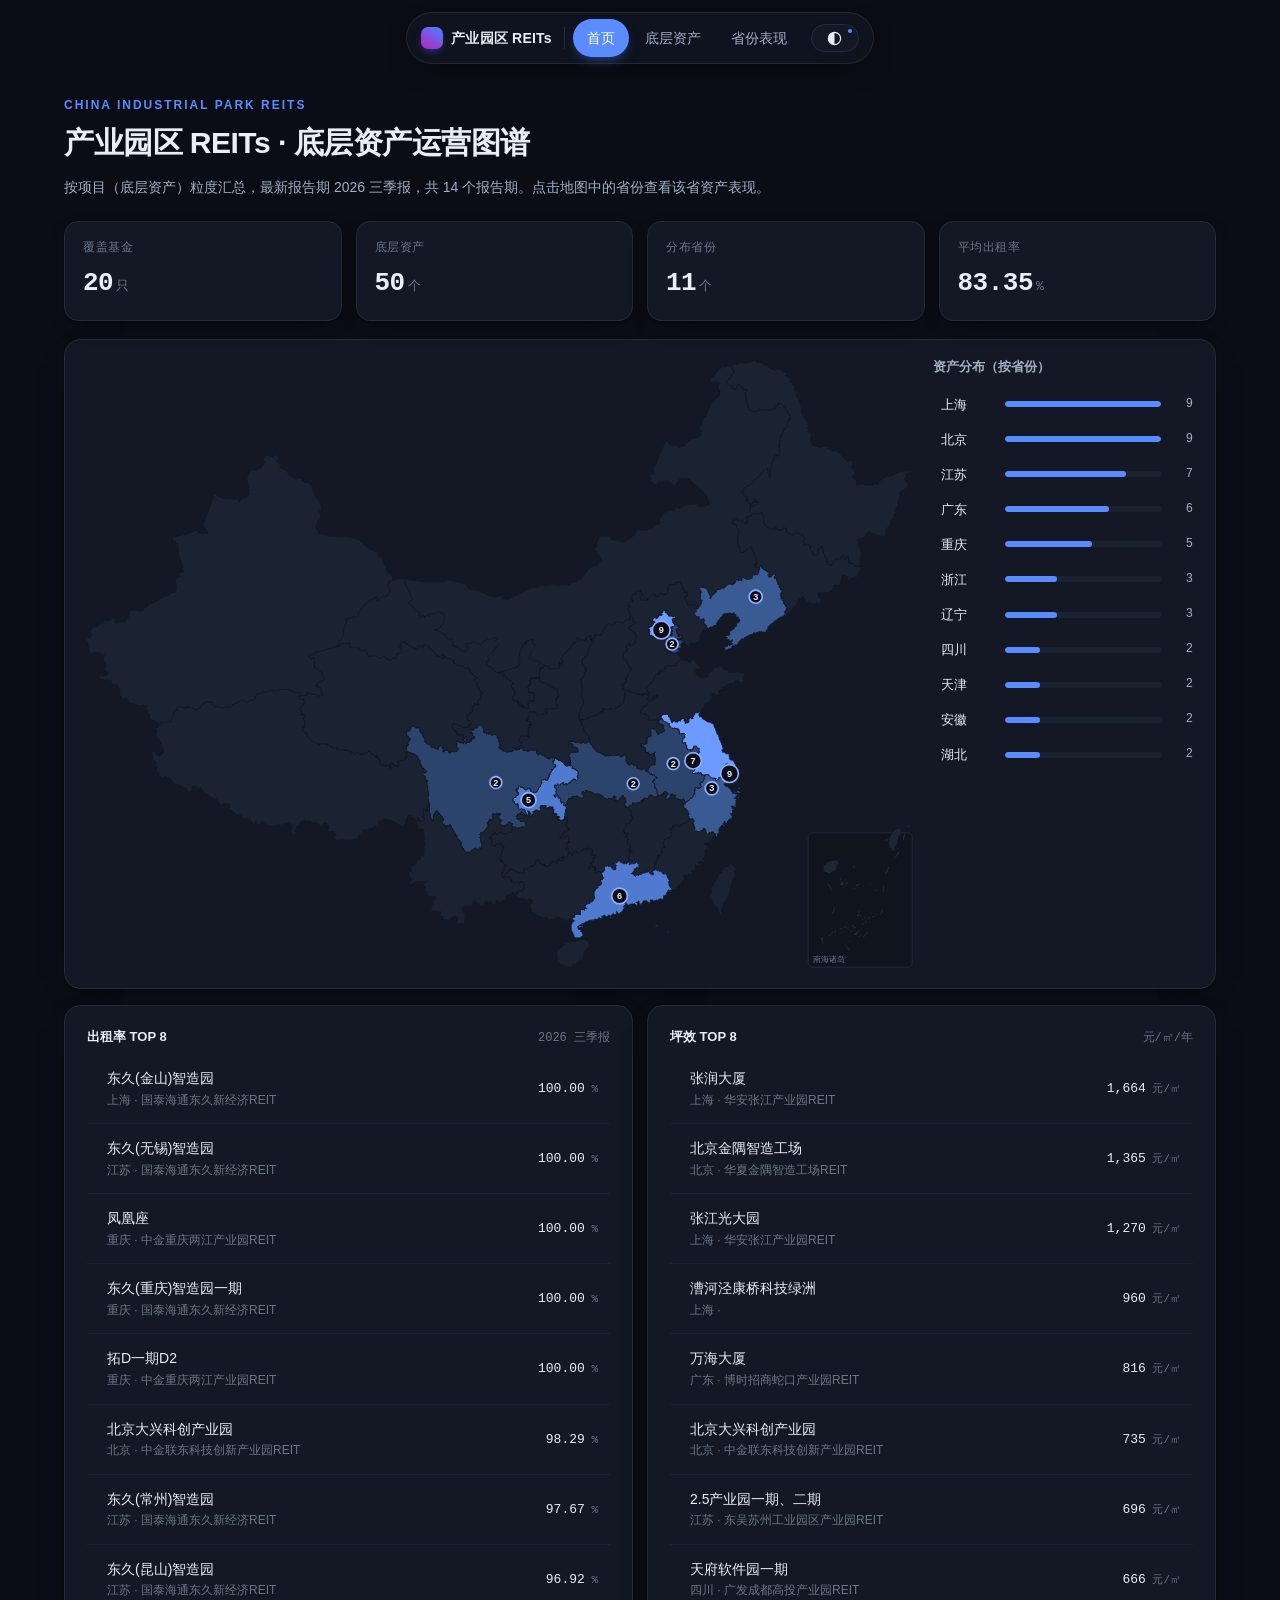
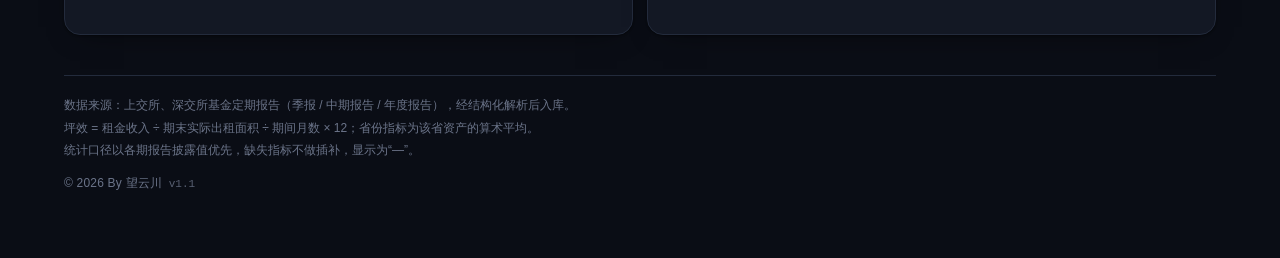
<file: index.html>
<!DOCTYPE html>
<html lang="zh-CN">
<head>
<meta charset="UTF-8">
<meta name="viewport" content="width=device-width, initial-scale=1.0">
<title>产业园区 REITs · 底层资产运营图谱</title>
<meta name="description" content="产业园区基础设施 REITs 底层资产运营数据：出租率、租金、坪效、NOI 的省份分布与季度趋势。">
<meta name="theme-color" content="#4375ff">
<script>
/* 首屏前应用主题，避免明暗闪烁（19:00–07:00 自动深夜模式） */
(function () {
  try {
    var m = sessionStorage.getItem("reits-theme-mode");
    var h = new Date().getHours();
    var t = (m === "light" || m === "dark") ? m : ((h >= 19 || h < 7) ? "dark" : "light");
    document.documentElement.setAttribute("data-theme", t);
  } catch (e) {}
})();
</script>
<link rel="icon" href="favicon.svg" type="image/svg+xml">
<link rel="stylesheet" href="assets/style.css">
<script defer src="https://log.667667.xyz/script.js" data-website-id="e53335ba-a5c6-449e-9ad8-1050b20810d2"></script>
</head>
<body>

<div class="wrap">
  <div class="page-head">
    <div class="eyebrow">China Industrial Park REITs</div>
    <h1>产业园区 REITs · 底层资产运营图谱</h1>
    <p class="sub" id="sub">按项目（底层资产）粒度汇总的运营与财务数据，覆盖出租率、租金水平、坪效与运营净收益率。点击地图中的省份查看该省资产表现。</p>
  </div>

  <div class="stats" id="stats"></div>

  <div class="card map-card">
    <div class="map-grid">
      <div>
        <svg id="map" xmlns="http://www.w3.org/2000/svg"></svg>
      </div>
      <div class="map-side">
        <h3>资产分布（按省份）</h3>
        <div class="prov-list"></div>
      </div>
    </div>
  </div>

  <div class="chart-grid" style="margin-top:16px">
    <div class="card card-pad">
      <div class="chart-title"><b>出租率 TOP 8</b><span id="rq"></span></div>
      <table class="tbl" id="rankOcc"></table>
    </div>
    <div class="card card-pad">
      <div class="chart-title"><b>坪效 TOP 8</b><span>元/㎡/年</span></div>
      <table class="tbl" id="rankPsm"></table>
    </div>
  </div>

  <div class="foot">
    数据来源：上交所、深交所基金定期报告（季报 / 中期报告 / 年度报告），经结构化解析后入库。<br>
    坪效 = 租金收入 ÷ 期末实际出租面积 ÷ 期间月数 × 12；省份指标为该省资产的算术平均。<br>
    统计口径以各期报告披露值优先，缺失指标不做插补，显示为“—”。
    <div class="copy">© <span class="copy-yr">2026</span> By 望云川 <span class="copy-ver">v1.1</span></div>
  </div>
</div>

<script src="data/db.js"></script>
<script src="data/geo.js"></script>
<script src="assets/app.js"></script>
<script>
(function () {
  const { mountNav, mountMap, fmt, DB, $ } = APP;
  mountNav("home");

  const m = DB.meta;
  const stat = [
    ["覆盖基金", m.nFund, "只"],
    ["底层资产", m.nAsset, "个"],
    ["分布省份", m.nProv, "个"],
    ["平均出租率", m.avgOcc, "%"],
  ];
  $("#stats").innerHTML = stat.map(([k, v, u]) =>
    `<div class="stat"><div class="k">${k}</div><div class="v">${v === null ? "—" : v}<small>${u}</small></div></div>`
  ).join("");

  $("#sub").textContent =
    `按项目（底层资产）粒度汇总，最新报告期 ${fmt.q(m.latest)}，共 ${m.nQuarter} 个报告期。` +
    `点击地图中的省份查看该省资产表现。`;

  mountMap($("#map"), $(".map-side"));

  const rank = (key, host, unit, digits) => {
    const rows = DB.assets.filter((a) => a[key] !== null).sort((a, b) => b[key] - a[key]).slice(0, 8);
    $(host).innerHTML = rows.map((a) => `<tr onclick="location.href='asset.html?id=${encodeURIComponent(a.id)}'">
      <td class="l"><div class="asset-name">${a.name}</div>
      <div class="asset-sub">${a.prov} · ${a.fund.replace("封闭式基础设施证券投资基金", "REIT")}</div></td>
      <td>${fmt.n(a[key], digits)}<span class="muted" style="font-size:11px"> ${unit}</span></td></tr>`).join("");
  };
  rank("occ", "#rankOcc", "%", 2);
  rank("psm", "#rankPsm", "元/㎡", 0);
  $("#rq").textContent = fmt.q(m.latest);
})();
</script>
</body>
</html>
</file>
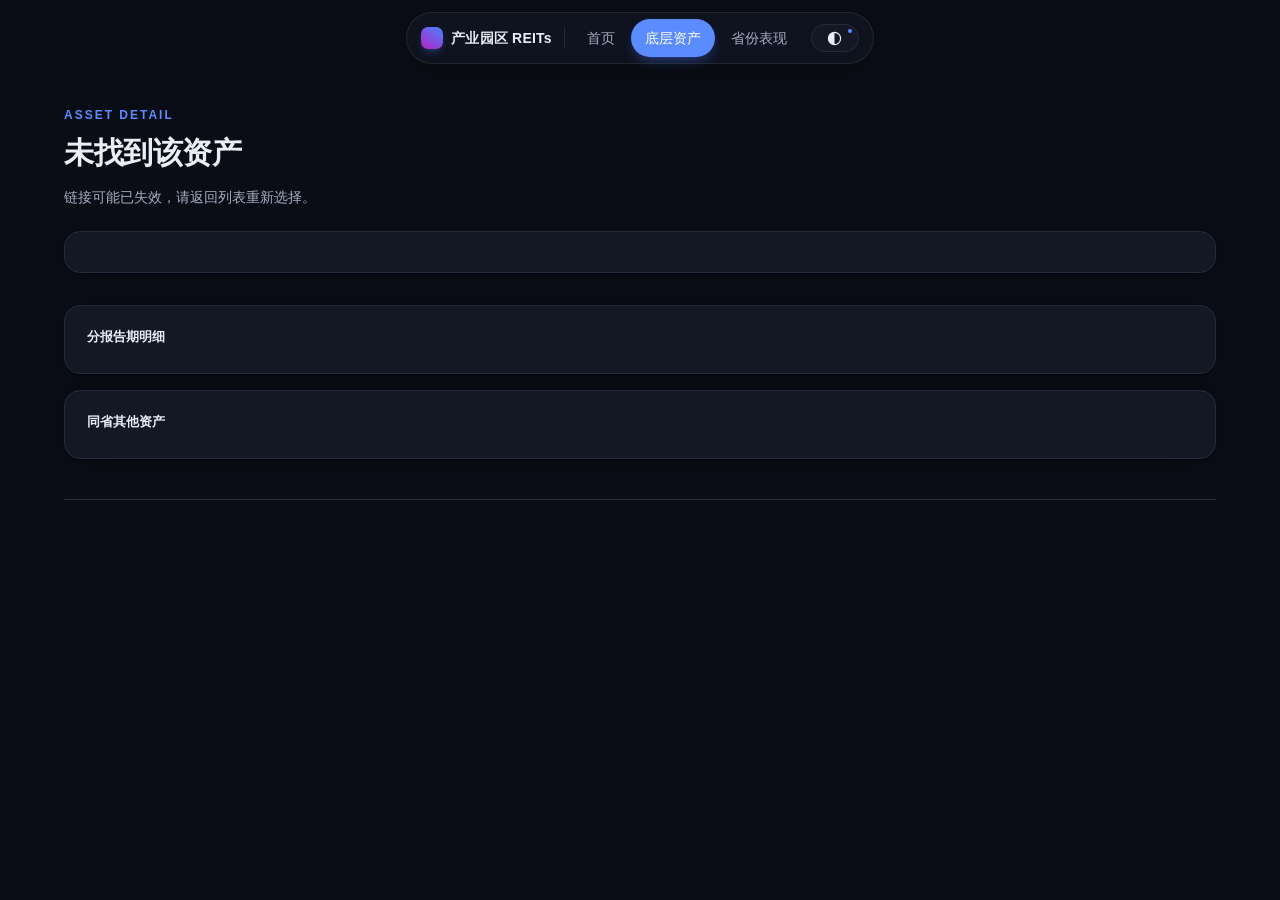
<file: asset.html>
<!DOCTYPE html>
<html lang="zh-CN">
<head>
<meta charset="UTF-8">
<meta name="viewport" content="width=device-width, initial-scale=1.0">
<title>资产详情 · 产业园区 REITs</title>
<meta name="theme-color" content="#4375ff">
<script>
/* 首屏前应用主题，避免明暗闪烁（19:00–07:00 自动深夜模式） */
(function () {
  try {
    var m = sessionStorage.getItem("reits-theme-mode");
    var h = new Date().getHours();
    var t = (m === "light" || m === "dark") ? m : ((h >= 19 || h < 7) ? "dark" : "light");
    document.documentElement.setAttribute("data-theme", t);
  } catch (e) {}
})();
</script>
<link rel="icon" href="favicon.svg" type="image/svg+xml">
<link rel="stylesheet" href="assets/style.css">
<script defer src="https://log.667667.xyz/script.js" data-website-id="e53335ba-a5c6-449e-9ad8-1050b20810d2"></script>
</head>
<body>

<div class="wrap" id="app">
  <div class="page-head">
    <div class="crumb" id="crumb"></div>
    <div class="eyebrow">Asset Detail</div>
    <h1 id="name">—</h1>
    <p class="sub" id="meta"></p>
  </div>

  <div class="card card-pad" style="margin-bottom:16px">
    <div class="kv" id="kv"></div>
  </div>

  <div class="chart-grid" id="charts"></div>

  <div class="card card-pad" style="margin-top:16px">
    <div class="chart-title"><b>分报告期明细</b><span id="tblQ"></span></div>
    <div style="overflow:auto">
      <table class="tbl" id="detail"></table>
    </div>
  </div>

  <div class="card card-pad" style="margin-top:16px" id="peersBox">
    <div class="chart-title"><b>同省其他资产</b><span id="peersProv"></span></div>
    <table class="tbl" id="peers"></table>
  </div>

  <div class="foot" id="foot"></div>
</div>

<script src="data/db.js"></script>
<script src="assets/app.js"></script>
<script>
(function () {
  const { mountNav, drawChart, fmt, DB, $ } = APP;
  mountNav("assets");

  const id = new URLSearchParams(location.search).get("id");
  const a = DB.assets.find((x) => x.id === id);
  if (!a) {
    $("#name").textContent = "未找到该资产";
    $("#meta").textContent = "链接可能已失效，请返回列表重新选择。";
    $("#kv").innerHTML = "";
    return;
  }
  document.title = a.name + " · 产业园区 REITs";

  $("#crumb").innerHTML = `<a href="index.html">首页</a> / <a href="assets.html">底层资产</a> / ${a.name}`;
  $("#name").textContent = a.name;
  $("#meta").innerHTML =
    `${a.fund}（${a.fundCode}）　·　<span class="pill">${a.prov}</span>${a.city !== a.prov ? " " + a.city : ""}` +
    `　·　${a.type || "产权类"}　·　最新报告期 <b>${fmt.q(a.quarter)}</b>` +
    `　·　共 ${a.n} 个报告期`;

  const items = [
    ["出租率", fmt.pct(a.occ), "occ", "%"],
    ["租金单价", fmt.n(a.price, 2), "price", "元/㎡/天"],
    ["坪效（年化）", fmt.n(a.psm, 0), "psm", "元/㎡/年"],
    ["运营净收益率", fmt.pct(a.noi), "noi", "%"],
  ];
  $("#kv").innerHTML = items.map(([k, v, key, unit]) => {
    const d = APP.deltaPctPoint(a.series, key);
    const sign = d === null ? "" : `${d > 0 ? "+" : ""}${d.toFixed(2)} pct`;
    const cls = d === null ? "muted" : d > 0 ? "up" : "down";
    return `<div class="item"><div class="k">${k}</div>
      <div class="v">${v}<small> ${unit}</small></div>
      <div class="${cls}" style="font-size:11px">${d === null ? "较上期 —" : "较上期 " + sign}</div></div>`;
  }).join("");

  const charts = [
    ["occ", "出租率", "%", "#4375ff", (v) => v.toFixed(0) + "%"],
    ["price", "租金单价（含税）", "元/㎡/天", "#12a594", (v) => v.toFixed(2)],
    ["psm", "坪效（年化）", "元/㎡/年", "#7a5af8", (v) => Math.round(v)],
    ["noi", "运营净收益率", "%", "#f0a020", (v) => v.toFixed(0) + "%"],
  ];
  $("#charts").innerHTML = charts.map(([k, t, u, c]) =>
    `<div class="card chart-box">
       <div class="chart-title"><b>${t}</b><span>${u}</span></div>
       <div class="chart" id="c_${k}"></div>
     </div>`).join("");

  charts.forEach(([k, t, u, c, yf], i) => {
    drawChart($("#c_" + k), {
      id: "a" + i,
      points: a.series.map((r) => ({ q: r.q, v: r[k] })),
      color: c, yfmt: yf,
    });
  });

  // 明细
  const th = ["报告期", "出租率", "租金单价", "租金收缴率", "剩余租期(天)", "租金收入", "坪效(年化)", "NOI率"];
  $("#detail").innerHTML =
    `<thead><tr>${th.map((t, i) => `<th class="${i === 0 ? "l" : ""}">${t}</th>`).join("")}</tr></thead>` +
    `<tbody>${a.series.slice().reverse().map((r) => `<tr style="cursor:default">
      <td class="l">${fmt.q(r.q)}</td>
      <td>${fmt.pct(r.occ)}</td>
      <td>${fmt.n(r.price, 2)}</td>
      <td>${fmt.pct(r.collect)}</td>
      <td>${fmt.n(r.wale, 0)}</td>
      <td>${fmt.money(r.rent)}</td>
      <td>${fmt.n(r.psm, 0)}</td>
      <td>${fmt.pct(r.noi)}</td>
    </tr>`).join("")}</tbody>`;

  // 同省
  const peers = DB.assets.filter((x) => x.prov === a.prov && x.id !== a.id);
  $("#peersProv").textContent = a.prov + " 共 " + (peers.length + 1) + " 个资产";
  $("#peers").innerHTML =
    `<thead><tr><th class="l">资产</th><th>报告期</th><th>出租率</th><th>坪效</th><th>NOI 率</th></tr></thead>
     <tbody>${peers.map((p) => `<tr onclick="location.href='asset.html?id=${encodeURIComponent(p.id)}'">
       <td class="l"><div class="asset-name">${p.name}</div>
         <div class="asset-sub">${p.fund.replace("封闭式基础设施证券投资基金", "REIT")}</div></td>
       <td class="muted" style="font-size:12px">${fmt.qs(p.quarter)}</td>
       <td>${fmt.pct(p.occ)}</td><td>${fmt.n(p.psm, 0)}</td><td>${fmt.pct(p.noi)}</td></tr>`).join("")
       || `<tr><td colspan="5" class="empty">该省暂无其他资产</td></tr>`}</tbody>`;

  $("#foot").innerHTML =
    `数据来源：${a.fund} 定期报告（上交所 / 深交所披露）。` +
    (a.src ? ` <a href="${a.src}" target="_blank" rel="noopener" style="color:var(--theme)">查看最新一期报告 ↗</a>` : "") +
    `<br>坪效 = 租金收入 ÷ 期末实际出租面积 ÷ 期间月数 × 12；NOI 率 =（营业收入 − 营业成本/费用 + 财务费用）÷ 营业收入。` +
    `<br>指标以报告披露值优先，缺失不做插补。` +
    `<div class="copy">© <span class="copy-yr">2026</span> By 望云川 <span class="copy-ver">v1.1</span></div>`;
})();
</script>
</body>
</html>
</file>
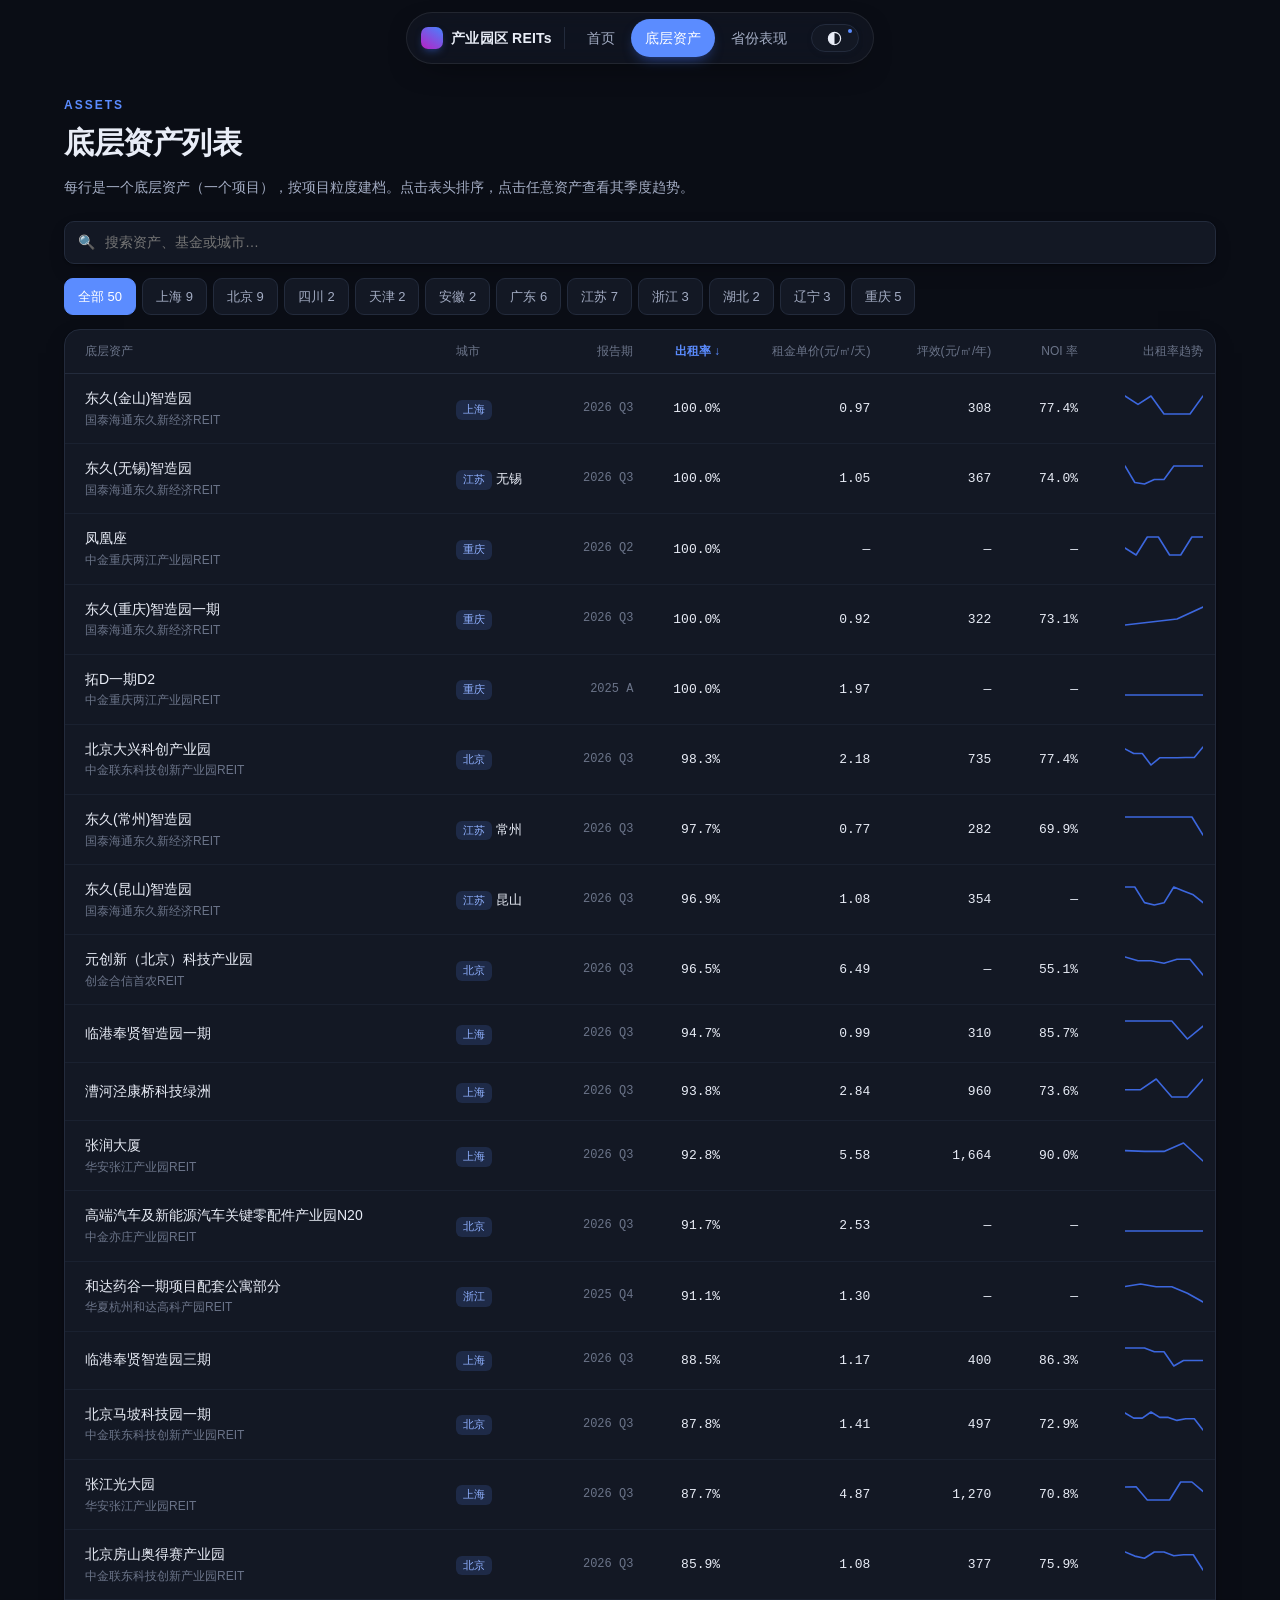
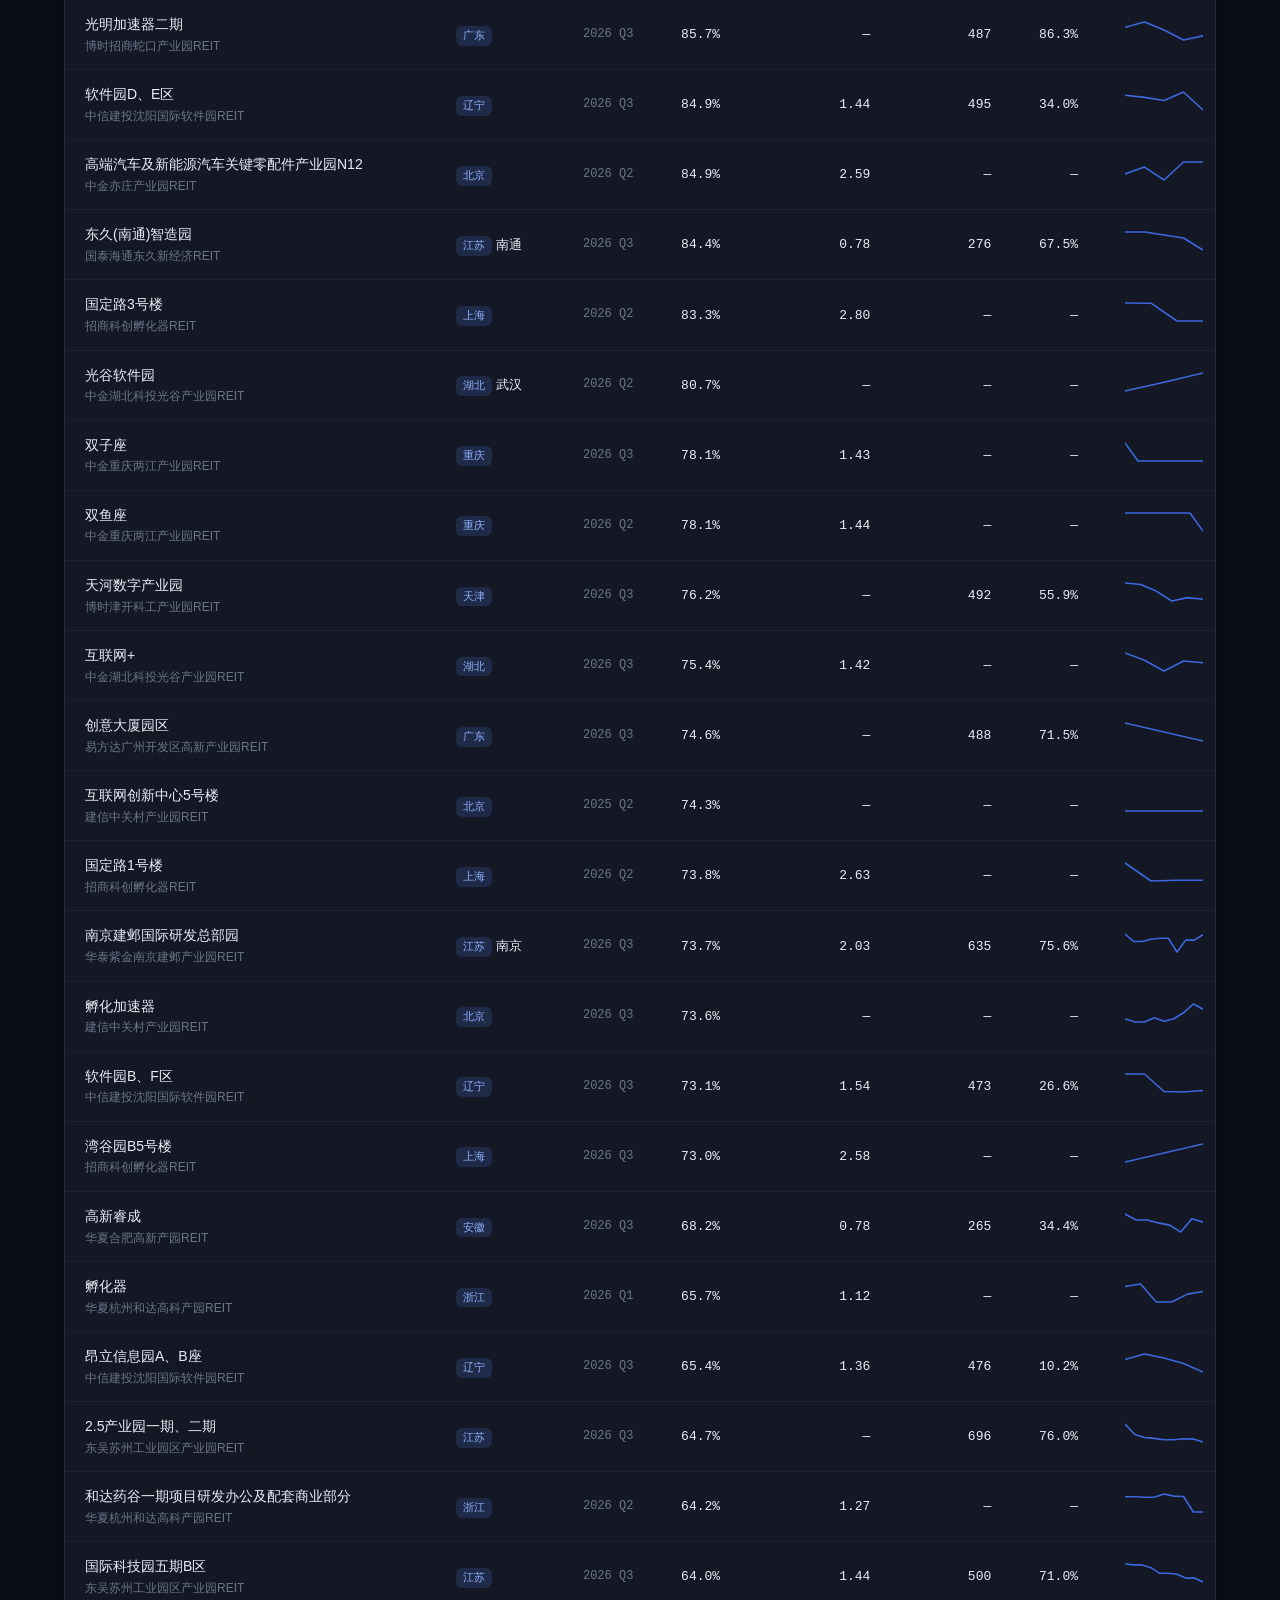
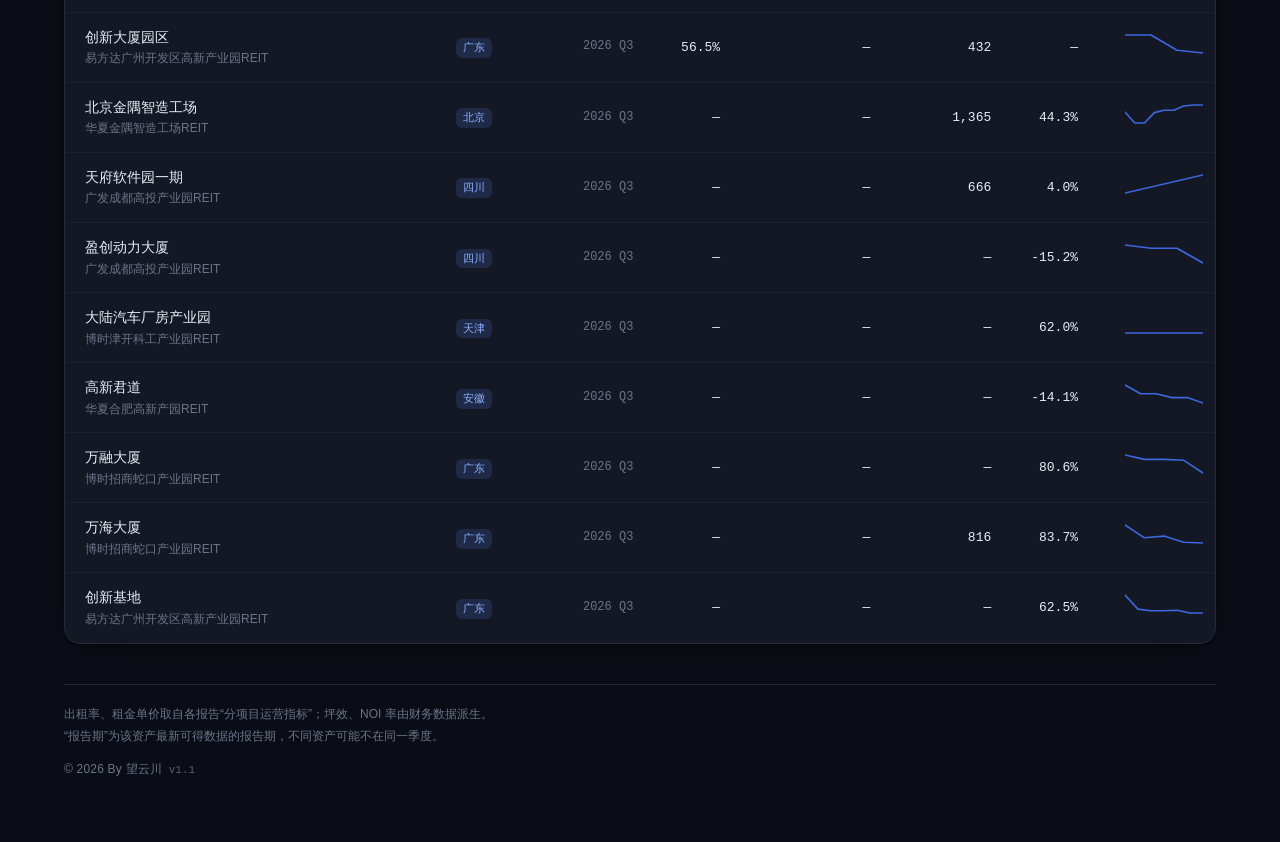
<file: assets.html>
<!DOCTYPE html>
<html lang="zh-CN">
<head>
<meta charset="UTF-8">
<meta name="viewport" content="width=device-width, initial-scale=1.0">
<title>底层资产列表 · 产业园区 REITs</title>
<meta name="theme-color" content="#4375ff">
<script>
/* 首屏前应用主题，避免明暗闪烁（19:00–07:00 自动深夜模式） */
(function () {
  try {
    var m = sessionStorage.getItem("reits-theme-mode");
    var h = new Date().getHours();
    var t = (m === "light" || m === "dark") ? m : ((h >= 19 || h < 7) ? "dark" : "light");
    document.documentElement.setAttribute("data-theme", t);
  } catch (e) {}
})();
</script>
<link rel="icon" href="favicon.svg" type="image/svg+xml">
<link rel="stylesheet" href="assets/style.css">
<script defer src="https://log.667667.xyz/script.js" data-website-id="e53335ba-a5c6-449e-9ad8-1050b20810d2"></script>
</head>
<body>

<div class="wrap">
  <div class="page-head">
    <div class="eyebrow">Assets</div>
    <h1>底层资产列表</h1>
    <p class="sub">每行是一个底层资产（一个项目），按项目粒度建档。点击表头排序，点击任意资产查看其季度趋势。</p>
  </div>

  <div class="toolbar">
    <div class="search">
      <span class="muted">🔍</span>
      <input id="q" type="search" placeholder="搜索资产、基金或城市…" autocomplete="off">
    </div>
  </div>
  <div class="chips" id="chips" style="margin-bottom:14px"></div>

  <div class="card" style="overflow-x:auto">
    <table class="tbl" id="tbl">
      <thead></thead>
      <tbody></tbody>
    </table>
  </div>

  <div class="foot">
    出租率、租金单价取自各报告“分项目运营指标”；坪效、NOI 率由财务数据派生。<br>
    “报告期”为该资产最新可得数据的报告期，不同资产可能不在同一季度。
    <div class="copy">© <span class="copy-yr">2026</span> By 望云川 <span class="copy-ver">v1.1</span></div>
  </div>
</div>

<script src="data/db.js"></script>
<script src="assets/app.js"></script>
<script>
(function () {
  const { mountNav, fmt, DB, $, $$ } = APP;
  mountNav("assets");

  const COLS = [
    { k: "name",   t: "底层资产",  l: true },
    { k: "city",   t: "城市",     l: true },
    { k: "quarter",t: "报告期" },
    { k: "occ",    t: "出租率" },
    { k: "price",  t: "租金单价(元/㎡/天)" },
    { k: "psm",    t: "坪效(元/㎡/年)" },
    { k: "noi",    t: "NOI 率" },
    { k: "_spark", t: "出租率趋势", nosort: true },
  ];
  let sortKey = "occ", sortDir = -1, provFilter = "", kw = "";

  const provs = [...new Set(DB.assets.map((a) => a.prov))].sort();
  $("#chips").innerHTML =
    `<div class="chip on" data-p="">全部 ${DB.assets.length}</div>` +
    provs.map((p) => {
      const n = DB.assets.filter((a) => a.prov === p).length;
      return `<div class="chip" data-p="${p}">${p} ${n}</div>`;
    }).join("");

  function head() {
    $("thead", $("#tbl")).innerHTML = `<tr>${COLS.map((c) =>
      `<th class="${c.l ? "l" : ""} ${sortKey === c.k ? "on" : ""}" data-k="${c.k}" ${c.nosort ? 'style="cursor:default"' : ""}>${c.t}${
        sortKey === c.k ? (sortDir < 0 ? " ↓" : " ↑") : ""
      }</th>`).join("")}</tr>`;
    $$("th", $("#tbl")).forEach((th) => {
      if (th.dataset.k === "_spark") return;
      th.onclick = () => {
        const k = th.dataset.k;
        if (sortKey === k) sortDir *= -1;
        else { sortKey = k; sortDir = k === "name" || k === "city" ? 1 : -1; }
        head(); body();
      };
    });
  }

  function rows() {
    let r = DB.assets.slice();
    if (provFilter) r = r.filter((a) => a.prov === provFilter);
    if (kw) {
      const k = kw.toLowerCase();
      r = r.filter((a) =>
        (a.name + a.fund + a.city + a.prov).toLowerCase().includes(k));
    }
    r.sort((a, b) => {
      const x = a[sortKey], y = b[sortKey];
      if (x === null || x === undefined) return 1;
      if (y === null || y === undefined) return -1;
      if (typeof x === "string") return x.localeCompare(y, "zh") * sortDir;
      return (x - y) * sortDir;
    });
    return r;
  }

  function body() {
    const list = rows();
    if (!list.length) {
      $("tbody", $("#tbl")).innerHTML = `<tr><td colspan="8" class="empty">没有匹配的资产</td></tr>`;
      return;
    }
    $("tbody", $("#tbl")).innerHTML = list.map((a) => `
      <tr onclick="location.href='asset.html?id=${encodeURIComponent(a.id)}'">
        <td class="l">
          <div class="asset-name">${a.name}</div>
          <div class="asset-sub">${a.fund.replace("封闭式基础设施证券投资基金", "REIT")}</div>
        </td>
        <td class="l"><span class="pill">${a.prov}</span> ${a.city !== a.prov ? a.city : ""}</td>
        <td class="muted" style="font-size:12px">${fmt.qs(a.quarter)}</td>
        <td>${fmt.pct(a.occ)}</td>
        <td>${fmt.n(a.price, 2)}</td>
        <td>${fmt.n(a.psm, 0)}</td>
        <td>${fmt.pct(a.noi)}</td>
        <td>${APP.sparkline(a.series, "occ")}</td>
      </tr>`).join("");
  }

  $$(".chip").forEach((c) => {
    c.onclick = () => {
      $$(".chip").forEach((x) => x.classList.remove("on"));
      c.classList.add("on");
      provFilter = c.dataset.p;
      body();
    };
  });
  $("#q").oninput = (e) => { kw = e.target.value.trim(); body(); };

  head(); body();
})();
</script>
</body>
</html>
</file>
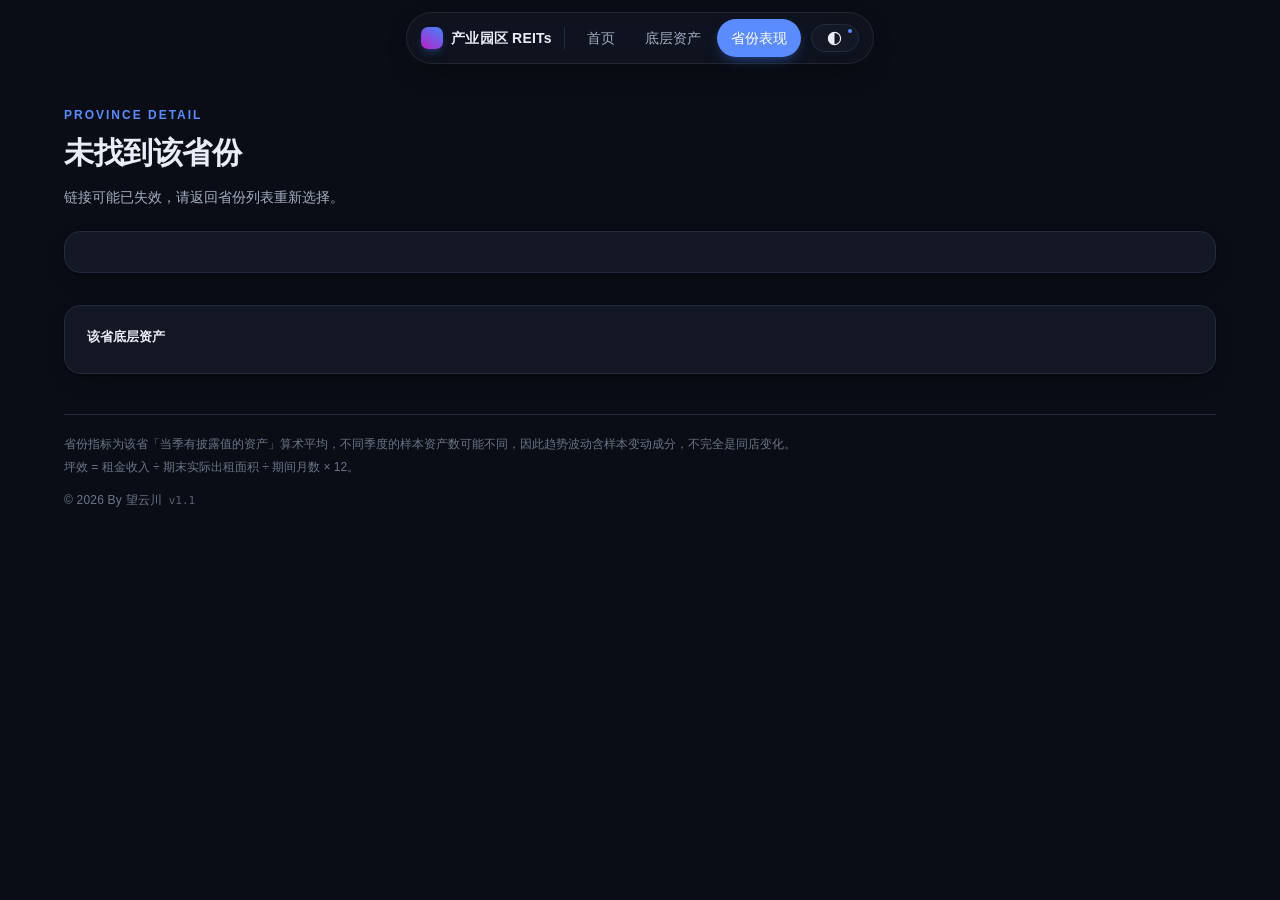
<file: province.html>
<!DOCTYPE html>
<html lang="zh-CN">
<head>
<meta charset="UTF-8">
<meta name="viewport" content="width=device-width, initial-scale=1.0">
<title>省份趋势 · 产业园区 REITs</title>
<meta name="theme-color" content="#4375ff">
<script>
/* 首屏前应用主题，避免明暗闪烁（19:00–07:00 自动深夜模式） */
(function () {
  try {
    var m = sessionStorage.getItem("reits-theme-mode");
    var h = new Date().getHours();
    var t = (m === "light" || m === "dark") ? m : ((h >= 19 || h < 7) ? "dark" : "light");
    document.documentElement.setAttribute("data-theme", t);
  } catch (e) {}
})();
</script>
<link rel="icon" href="favicon.svg" type="image/svg+xml">
<link rel="stylesheet" href="assets/style.css">
<script defer src="https://log.667667.xyz/script.js" data-website-id="e53335ba-a5c6-449e-9ad8-1050b20810d2"></script>
</head>
<body>

<div class="wrap">
  <div class="page-head">
    <div class="crumb" id="crumb"></div>
    <div class="eyebrow">Province Detail</div>
    <h1 id="name">—</h1>
    <p class="sub" id="meta"></p>
  </div>

  <div class="card card-pad" style="margin-bottom:16px">
    <div class="kv" id="kv"></div>
  </div>

  <div class="chart-grid" id="charts"></div>

  <div class="card card-pad" style="margin-top:16px">
    <div class="chart-title"><b>该省底层资产</b><span id="cnt"></span></div>
    <div style="overflow:auto">
      <table class="tbl" id="tbl"></table>
    </div>
  </div>

  <div class="foot">
    省份指标为该省「当季有披露值的资产」算术平均，不同季度的样本资产数可能不同，因此趋势波动含样本变动成分，不完全是同店变化。<br>
    坪效 = 租金收入 ÷ 期末实际出租面积 ÷ 期间月数 × 12。
    <div class="copy">© <span class="copy-yr">2026</span> By 望云川 <span class="copy-ver">v1.1</span></div>
  </div>
</div>

<script src="data/db.js"></script>
<script src="assets/app.js"></script>
<script>
(function () {
  const { mountNav, drawChart, fmt, DB, $ } = APP;
  mountNav("prov");

  const p = new URLSearchParams(location.search).get("p");
  const prov = DB.provinces.find((x) => x.name === p);
  if (!prov) {
    $("#name").textContent = "未找到该省份";
    $("#meta").textContent = "链接可能已失效，请返回省份列表重新选择。";
    $("#kv").innerHTML = "";
    return;
  }
  document.title = prov.name + " · 省份表现";

  const assets = DB.assets.filter((a) => a.prov === prov.name);

  $("#crumb").innerHTML = `<a href="index.html">首页</a> / <a href="provinces.html">省份表现</a> / ${prov.name}`;
  $("#name").textContent = prov.name;
  $("#meta").innerHTML =
    `共 ${prov.n} 个底层资产　·　合计可供出租面积 ${fmt.area(prov.area)}` +
    `　·　覆盖 ${new Set(assets.map((a) => a.fundCode)).size} 只 REITs`;

  $("#kv").innerHTML = [
    ["平均出租率", fmt.pct(prov.occ), "%"],
    ["平均租金单价", fmt.n(assets.map(a => a.price).filter(Boolean).reduce((s, x, _, arr) => s + x / arr.length, 0), 2), "元/㎡/天"],
    ["平均坪效", fmt.n(prov.psm, 0), "元/㎡/年"],
    ["平均 NOI 率", fmt.pct(prov.noi), "%"],
  ].map(([k, v, u]) =>
    `<div class="item"><div class="k">${k}</div><div class="v">${v}<small> ${u}</small></div></div>`).join("");

  const charts = [
    ["occ", "出租率趋势", "%", "#4375ff", (v) => v.toFixed(0) + "%"],
    ["psm", "坪效趋势（年化）", "元/㎡/年", "#7a5af8", (v) => Math.round(v)],
  ];
  document.getElementById("charts").className = "chart-grid";
  $("#charts").innerHTML = charts.map(([k, t, u]) =>
    `<div class="card chart-box">
       <div class="chart-title"><b>${t}</b><span>${u}</span></div>
       <div class="chart" id="c_${k}"></div>
     </div>`).join("");

  charts.forEach(([k, , , c, yf], i) => {
    drawChart($("#c_" + k), {
      id: "p" + i,
      points: prov.series.map((r) => ({ q: r.q, v: r[k] })),
      color: c, yfmt: yf,
    });
  });

  $("#cnt").textContent = prov.n + " 个";
  $("#tbl").innerHTML =
    `<thead><tr><th class="l">资产</th><th>报告期</th><th>出租率</th><th>租金单价</th>
      <th>坪效</th><th>NOI 率</th><th>趋势</th></tr></thead>
     <tbody>${assets.map((a) => `<tr onclick="location.href='asset.html?id=${encodeURIComponent(a.id)}'">
       <td class="l"><div class="asset-name">${a.name}</div>
         <div class="asset-sub">${a.fund.replace("封闭式基础设施证券投资基金", "REIT")}</div></td>
       <td class="muted" style="font-size:12px">${fmt.qs(a.quarter)}</td>
       <td>${fmt.pct(a.occ)}</td><td>${fmt.n(a.price, 2)}</td>
       <td>${fmt.n(a.psm, 0)}</td><td>${fmt.pct(a.noi)}</td>
       <td>${APP.sparkline(a.series, "occ")}</td></tr>`).join("")}</tbody>`;
})();
</script>
</body>
</html>
</file>
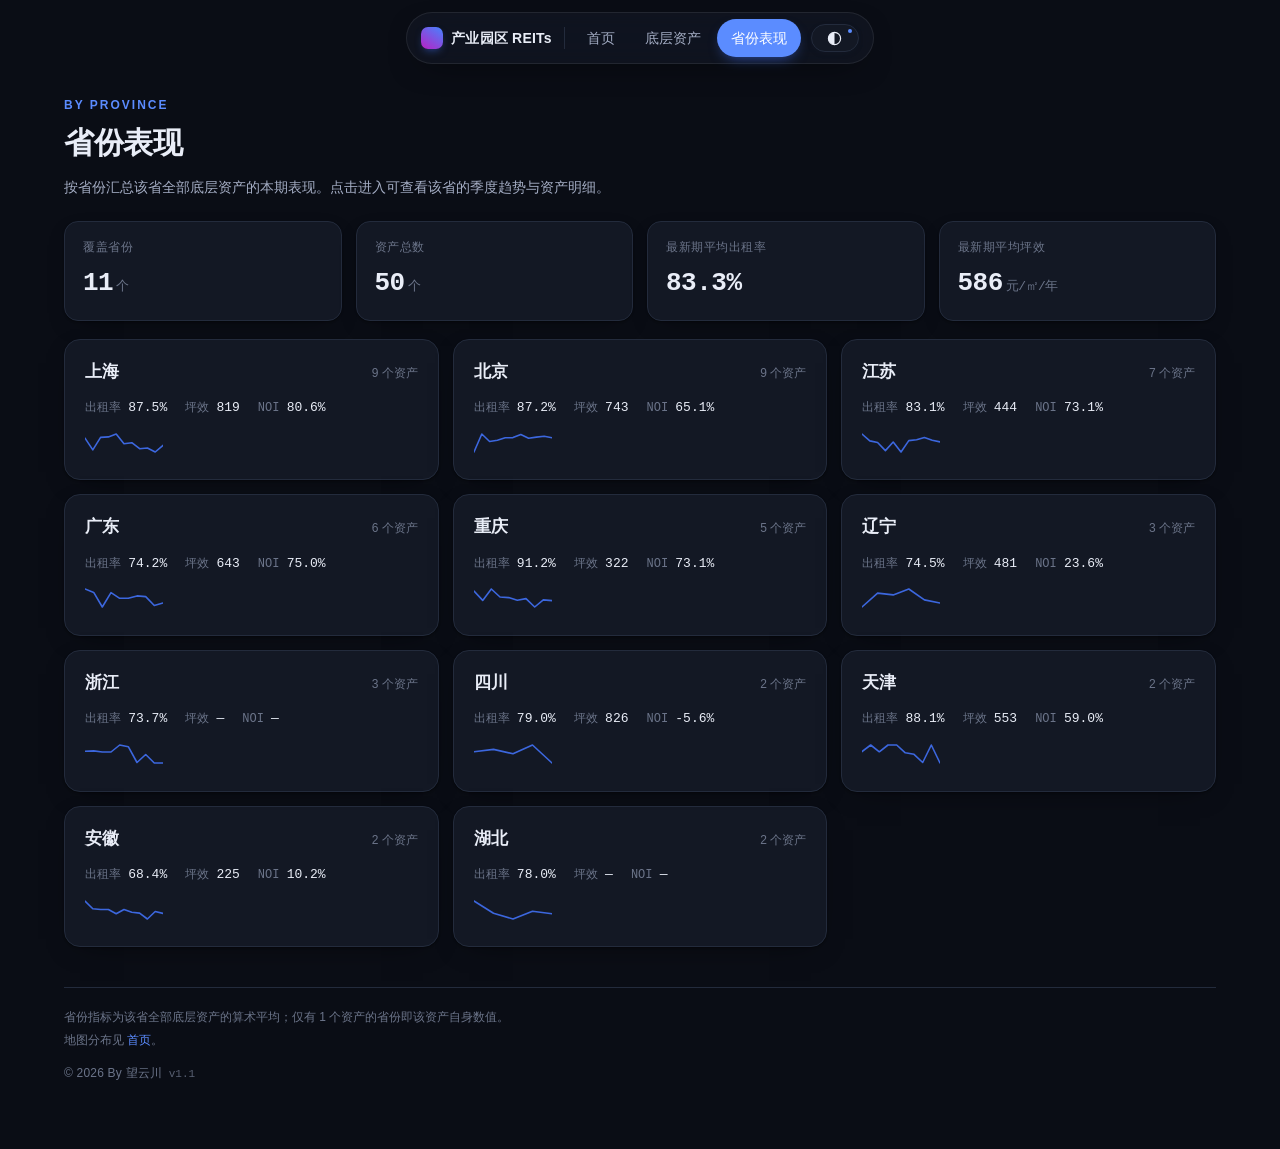
<file: provinces.html>
<!DOCTYPE html>
<html lang="zh-CN">
<head>
<meta charset="UTF-8">
<meta name="viewport" content="width=device-width, initial-scale=1.0">
<title>省份表现 · 产业园区 REITs</title>
<meta name="theme-color" content="#4375ff">
<script>
/* 首屏前应用主题，避免明暗闪烁（19:00–07:00 自动深夜模式） */
(function () {
  try {
    var m = sessionStorage.getItem("reits-theme-mode");
    var h = new Date().getHours();
    var t = (m === "light" || m === "dark") ? m : ((h >= 19 || h < 7) ? "dark" : "light");
    document.documentElement.setAttribute("data-theme", t);
  } catch (e) {}
})();
</script>
<link rel="icon" href="favicon.svg" type="image/svg+xml">
<link rel="stylesheet" href="assets/style.css">
<script defer src="https://log.667667.xyz/script.js" data-website-id="e53335ba-a5c6-449e-9ad8-1050b20810d2"></script>
</head>
<body>

<div class="wrap">
  <div class="page-head">
    <div class="eyebrow">By Province</div>
    <h1>省份表现</h1>
    <p class="sub">按省份汇总该省全部底层资产的本期表现。点击进入可查看该省的季度趋势与资产明细。</p>
  </div>

  <div class="stats" id="stats"></div>
  <div class="prov-cards" id="cards"></div>

  <div class="foot">
    省份指标为该省全部底层资产的算术平均；仅有 1 个资产的省份即该资产自身数值。<br>
    地图分布见 <a href="index.html" style="color:var(--theme)">首页</a>。
    <div class="copy">© <span class="copy-yr">2026</span> By 望云川 <span class="copy-ver">v1.1</span></div>
  </div>
</div>

<script src="data/db.js"></script>
<script src="assets/app.js"></script>
<script>
(function () {
  const { mountNav, fmt, DB, $ } = APP;
  mountNav("prov");

  const P = DB.provinces.slice().sort((a, b) => b.n - a.n || (b.psm || 0) - (a.psm || 0));
  const m = DB.meta;

  const avg = (k) => {
    const v = DB.assets.map((a) => a[k]).filter((x) => x !== null && x !== undefined);
    return v.length ? v.reduce((s, x) => s + x, 0) / v.length : null;
  };
  void avg;
  void avg;

  $("#stats").innerHTML = [
    ["覆盖省份", m.nProv, "个"],
    ["资产总数", m.nAsset, "个"],
    ["最新期平均出租率", fmt.pct(m.avgOcc), ""],
    ["最新期平均坪效", fmt.n(m.avgPsm, 0), "元/㎡/年"],
  ].map(([k, v, u]) =>
    `<div class="stat"><div class="k">${k}</div><div class="v">${v}<small>${u}</small></div></div>`).join("");

  $("#cards").innerHTML = P.map((p) => `
    <div class="card prov-card" onclick="location.href='province.html?p=${encodeURIComponent(p.name)}'">
      <div class="top">
        <span class="nm">${p.name}</span>
        <span class="ct">${p.n} 个资产</span>
      </div>
      <div class="row2">
        <span><i>出租率 </i>${fmt.pct(p.occ)}</span>
        <span><i>坪效 </i>${fmt.n(p.psm, 0)}</span>
        <span><i>NOI </i>${fmt.pct(p.noi)}</span>
      </div>
      <div style="margin-top:12px">${APP.sparkline(p.series, "occ", "#4375ff")}</div>
    </div>`).join("");
})();
</script>
</body>
</html>
</file>
<file: assets/style.css>
:root {
  color-scheme: light;

  --bg: #f5f5f7;
  --card: #ffffff;
  --card-2: #fafbff;
  --ink: #00001e;
  --ink-2: #5b6178;
  --ink-3: #9398ab;
  --line: #e8ecf5;
  --line-2: #f2f4f9;
  --hover: #fafbff;
  --theme: #4375ff;
  --theme-deep: #0271e4;
  --theme-bg: #eaf0ff;
  --green: #28a63f;
  --red: #d8213c;
  --radius: 16px;
  --shadow: 0 6px 24px -12px rgba(31, 38, 66, 0.18), 0 1px 2px rgba(31, 38, 66, 0.04);

  /* 导航 / 浮层 */
  --nav-bg: rgba(255, 255, 255, 0.72);
  --nav-border: rgba(255, 255, 255, 0.7);
  --nav-shadow: 0 8px 30px -18px rgba(31, 38, 66, 0.35);
  --tip-bg: rgba(0, 10, 40, 0.9);
  --tip-ink: #ffffff;

  /* 地图 */
  --map-1: #eef1f7;
  --map-2: #dbe6ff;
  --map-3: #b6cbff;
  --map-4: #8aa8ff;
  --map-5: #5b83ff;
  --map-6: #4375ff;
  --map-stroke: #ffffff;
  --map-area: #dfe6f5;
  --map-area-line: #b9c6de;
  --nh-frame: #fbfcff;
  --nh-frame-line: #dfe5f0;
  --bubble-bg: #ffffff;

  --mono: "SF Mono", "JetBrains Mono", Menlo, Consolas, monospace;
}

/* ---------------- 暗色（深夜）模式 ---------------- */
:root[data-theme="dark"] {
  color-scheme: dark;

  --bg: #0a0d15;
  --card: #131824;
  --card-2: #0f141f;
  --ink: #e9edf7;
  --ink-2: #a4adc4;
  --ink-3: #6b7489;
  --line: #232b3c;
  --line-2: #1a2130;
  --hover: #171e2c;
  --theme: #5b8cff;
  --theme-deep: #8fb0ff;
  --theme-bg: rgba(91, 140, 255, 0.16);
  --green: #3ac26a;
  --red: #ff5d78;
  --shadow: 0 8px 28px -16px rgba(0, 0, 0, 0.75), 0 1px 2px rgba(0, 0, 0, 0.35);

  --nav-bg: rgba(18, 23, 34, 0.72);
  --nav-border: rgba(255, 255, 255, 0.08);
  --nav-shadow: 0 10px 34px -18px rgba(0, 0, 0, 0.9);
  --tip-bg: rgba(35, 43, 60, 0.94);
  --tip-ink: #eef2fb;

  --map-1: #1b2333;
  --map-2: #22304b;
  --map-3: #2c446c;
  --map-4: #3a5a94;
  --map-5: #4f7ad0;
  --map-6: #6c9aff;
  --map-stroke: #131824;
  --map-area: #1d2536;
  --map-area-line: #2b3549;
  --nh-frame: #0f141f;
  --nh-frame-line: #242c3d;
  --bubble-bg: #0a0d15;
}

* { box-sizing: border-box; }

html, body {
  margin: 0;
  padding: 0;
  background: var(--bg);
  color: var(--ink);
  font-family: "PingFang SC", "PingFangSC-Regular", -apple-system, "Helvetica Neue",
    Helvetica, "Microsoft YaHei", Roboto, Arial, sans-serif;
  -webkit-font-smoothing: antialiased;
  font-size: 14px;
  line-height: 1.62;
}

a { color: inherit; text-decoration: none; }

/* ---------------- 导航 ---------------- */
.nav {
  position: fixed;
  top: 0; left: 0; right: 0;
  display: flex;
  justify-content: center;
  padding: 12px 0;
  z-index: 50;
  pointer-events: none;
}
.nav-inner {
  pointer-events: auto;
  max-width: calc(100vw - 20px);
  display: flex;
  align-items: center;
  gap: 2px;
  height: 52px;
  padding: 0 14px;
  border-radius: 999px;
  background: var(--nav-bg);
  border: 1px solid var(--nav-border);
  box-shadow: var(--nav-shadow);
  backdrop-filter: blur(20px) saturate(180%);
  -webkit-backdrop-filter: blur(20px) saturate(180%);
  transition: background-color .35s ease, border-color .35s ease;
}
.brand {
  flex: none;
  display: flex;
  align-items: center;
  gap: 8px;
  white-space: nowrap;
  padding-right: 12px;
  margin-right: 6px;
  border-right: 1px solid var(--line);
  font-weight: 600;
  letter-spacing: .2px;
}
.brand-mark {
  width: 22px; height: 22px;
  border-radius: 7px;
  background: linear-gradient(215deg, #4584ff 0%, #cf0db9 120%);
  box-shadow: 0 4px 10px -4px rgba(67, 117, 255, .7);
}
.nav a.link {
  flex: none;
  padding: 8px 14px;
  border-radius: 999px;
  color: var(--ink-2);
  font-size: 14px;
  transition: all .22s ease;
  white-space: nowrap;
}
.nav a.link:hover { color: var(--theme-deep); background: var(--theme-bg); }
.nav a.link.active { color: #fff; background: var(--theme); box-shadow: 0 6px 14px -6px rgba(67,117,255,.65); }

/* ---------------- 明暗切换 ---------------- */
.theme-btn {
  position: relative;
  flex: none;
  display: inline-flex;
  align-items: center;
  justify-content: center;
  width: 48px;
  height: 28px;
  margin-left: 8px;
  padding: 0;
  border: 1px solid var(--line);
  border-radius: 999px;
  background: var(--card);
  color: var(--ink);
  cursor: pointer;
  box-shadow: 0 2px 8px -4px rgba(31, 38, 66, .28);
  transition: background-color .22s ease, border-color .22s ease, color .22s ease, transform .12s ease;
  -webkit-tap-highlight-color: transparent;
}
.theme-btn:hover { background: var(--theme-bg); border-color: transparent; color: var(--theme-deep); }
.theme-btn:active { transform: scale(.94); }
.theme-btn:focus-visible { outline: 2px solid var(--theme); outline-offset: 2px; }
.theme-btn svg { width: 17px; height: 17px; display: block; }
.theme-btn .half { fill: currentColor; }
.theme-btn .ring { fill: none; stroke: currentColor; stroke-width: 1.7; }
/* 自动模式：右上角小圆点 */
.theme-btn[data-mode="auto"]::after {
  content: "";
  position: absolute;
  top: 4px; right: 6px;
  width: 4px; height: 4px;
  border-radius: 50%;
  background: var(--theme);
}

/* ---------------- 布局 ---------------- */
.wrap {
  max-width: 1200px;
  width: 90%;
  margin: 0 auto;
  padding: 96px 0 64px;
}
.page-head { margin-bottom: 22px; }
.eyebrow {
  font-size: 12px;
  letter-spacing: 2px;
  text-transform: uppercase;
  color: var(--theme);
  font-weight: 600;
  margin-bottom: 8px;
}
h1 {
  font-size: 30px;
  line-height: 1.3;
  margin: 0 0 8px;
  letter-spacing: -.5px;
  font-weight: 600;
}
.sub { color: var(--ink-2); font-size: 14px; max-width: 760px; }
.muted { color: var(--ink-3); }
.mono { font-family: var(--mono); font-variant-numeric: tabular-nums; }

/* ---------------- 卡片 ---------------- */
.card {
  background: var(--card);
  border: 1px solid var(--line);
  border-radius: var(--radius);
  box-shadow: var(--shadow);
}
.card-pad { padding: 20px 22px; }

.stats {
  display: grid;
  grid-template-columns: repeat(4, 1fr);
  gap: 14px;
  margin-bottom: 18px;
}
.stat {
  background: var(--card);
  border: 1px solid var(--line);
  border-radius: 14px;
  padding: 16px 18px;
  box-shadow: var(--shadow);
}
.stat .k { font-size: 12px; color: var(--ink-3); letter-spacing: .5px; }
.stat .v {
  font-size: 26px; font-weight: 600; letter-spacing: -.5px;
  font-family: var(--mono); margin-top: 4px;
}
.stat .v small { font-size: 13px; font-weight: 400; color: var(--ink-3); margin-left: 3px; }

/* ---------------- 地图 ---------------- */
.map-card { padding: 14px; overflow: hidden; }
.map-grid {
  display: grid;
  grid-template-columns: minmax(0, 1fr) 268px;
  gap: 14px;
}
@media (max-width: 900px) { .map-grid { grid-template-columns: 1fr; } }

#map { width: 100%; height: auto; display: block; }
#map .prov {
  fill: var(--map-1);
  stroke: var(--map-stroke);
  stroke-width: .9;
  transition: fill .18s ease, opacity .18s ease;
  cursor: default;
}
#map .prov.lv0 { fill: var(--map-1); }
#map .prov.lv1 { fill: var(--map-2); }
#map .prov.lv2 { fill: var(--map-3); }
#map .prov.lv3 { fill: var(--map-4); }
#map .prov.lv4 { fill: var(--map-5); }
#map .prov.lv5 { fill: var(--map-6); }
#map .nh-area { fill: var(--map-area); stroke: var(--map-area-line); stroke-width: .6; }
#map .prov.has { cursor: pointer; }
#map .prov.has:hover { fill: var(--theme-deep) !important; }
#map .prov.dim { opacity: .45; }
#map .bubble { fill: var(--bubble-bg); stroke: var(--theme-deep); stroke-width: 2; pointer-events: none; }
#map .bubble-label {
  font-size: 11px; fill: var(--ink); font-weight: 600; pointer-events: none;
  font-family: var(--mono);
}
#map .nh-frame { fill: var(--nh-frame); stroke: var(--nh-frame-line); stroke-width: 1; }
#map .nh-text { font-size: 10px; fill: var(--ink-3); }

.map-side { display: flex; flex-direction: column; min-height: 0; }
.map-side h3 {
  font-size: 13px; margin: 2px 0 10px; color: var(--ink-2); font-weight: 600;
}
.prov-list { overflow: auto; flex: 1; margin: 0 -6px; padding: 0 6px; }
.prov-row {
  display: flex; align-items: center; gap: 10px;
  padding: 7px 8px; border-radius: 9px; cursor: pointer;
  transition: background .16s ease;
}
.prov-row:hover { background: var(--theme-bg); }
.prov-row .nm { width: 54px; font-size: 13px; }
.prov-row .bar { flex: 1; height: 6px; border-radius: 99px; background: var(--map-1); overflow: hidden; }
.prov-row .bar i { display: block; height: 100%; border-radius: 99px; background: var(--theme); }
.prov-row .ct { font-size: 12px; color: var(--ink-2); font-family: var(--mono); width: 22px; text-align: right; }

.tooltip {
  position: fixed;
  pointer-events: none;
  background: var(--tip-bg);
  color: var(--tip-ink);
  font-size: 12px;
  padding: 7px 10px;
  border-radius: 8px;
  line-height: 1.5;
  opacity: 0;
  transition: opacity .12s ease;
  z-index: 99;
  white-space: nowrap;
  backdrop-filter: blur(6px);
}
.tooltip.show { opacity: 1; }

/* ---------------- 表格 ---------------- */
table.tbl { width: 100%; border-collapse: collapse; }
.tbl th {
  text-align: right;
  font-size: 12px;
  font-weight: 500;
  color: var(--ink-3);
  padding: 12px 12px;
  border-bottom: 1px solid var(--line);
  white-space: nowrap;
  cursor: pointer;
  user-select: none;
}
.tbl th:first-child, .tbl td:first-child { text-align: left; padding-left: 20px; }
.tbl th.l, .tbl td.l { text-align: left; }
.tbl th:hover { color: var(--theme); }
.tbl th.on { color: var(--theme); font-weight: 600; }
.tbl td {
  padding: 13px 12px;
  text-align: right;
  border-bottom: 1px solid var(--line-2);
  font-family: var(--mono);
  font-size: 13px;
  font-variant-numeric: tabular-nums;
}
.tbl td.l { font-family: inherit; }
.tbl tbody tr { cursor: pointer; transition: background .14s ease; }
.tbl tbody tr:hover { background: var(--hover); }
.tbl tbody tr:last-child td { border-bottom: none; }
.asset-name { font-weight: 500; font-size: 14px; }
.asset-sub { font-size: 12px; color: var(--ink-3); margin-top: 1px; }
.pill {
  display: inline-block; padding: 1px 7px; border-radius: 6px;
  background: var(--theme-bg); color: var(--theme-deep);
  font-size: 11px; font-family: inherit;
}

/* ---------------- 图表 ---------------- */
.chart-grid {
  display: grid;
  grid-template-columns: repeat(2, minmax(0, 1fr));
  gap: 14px;
}
@media (max-width: 820px) { .chart-grid { grid-template-columns: 1fr; } }
.chart-box { padding: 18px 18px 10px; }
.chart-title { display: flex; align-items: baseline; justify-content: space-between; margin-bottom: 6px; }
.chart-title b { font-size: 13px; font-weight: 600; }
.chart-title span { font-size: 12px; color: var(--ink-3); font-family: var(--mono); }
.chart svg { width: 100%; height: auto; display: block; overflow: visible; }
.axis-line { stroke: var(--line); stroke-width: 1; }
.axis-text { font-size: 10px; fill: var(--ink-3); font-family: var(--mono); }
.series { fill: none; stroke-width: 2; stroke-linejoin: round; stroke-linecap: round; }
.series-area { opacity: .10; }
.dot { stroke: var(--card); stroke-width: 1.6; }

/* ---------------- 列表 / 卡片 ---------------- */
.prov-cards {
  display: grid;
  grid-template-columns: repeat(3, minmax(0, 1fr));
  gap: 14px;
}
@media (max-width: 900px) { .prov-cards { grid-template-columns: repeat(2, minmax(0, 1fr)); } }
@media (max-width: 600px) { .prov-cards { grid-template-columns: 1fr; } }
.prov-card { padding: 18px 20px; cursor: pointer; transition: transform .18s ease, box-shadow .18s ease; }
.prov-card:hover { transform: translateY(-2px); box-shadow: 0 14px 34px -16px rgba(31,38,66,.28); }
.prov-card .top { display: flex; align-items: baseline; justify-content: space-between; }
.prov-card .nm { font-size: 17px; font-weight: 600; }
.prov-card .ct { font-size: 12px; color: var(--ink-3); }
.prov-card .row2 {
  display: flex; gap: 18px; margin-top: 12px;
  font-family: var(--mono); font-size: 13px;
}
.prov-card .row2 i { font-style: normal; color: var(--ink-3); font-family: inherit; font-size: 12px; }

.toolbar {
  display: flex; gap: 10px; align-items: center; flex-wrap: wrap;
  margin-bottom: 14px;
}
.search {
  flex: 1; min-width: 200px;
  display: flex; align-items: center; gap: 8px;
  background: var(--card); border: 1px solid var(--line);
  border-radius: 10px; padding: 9px 13px;
  box-shadow: var(--shadow);
}
.search input {
  border: none; outline: none; flex: 1; font-size: 14px;
  background: transparent; color: var(--ink); font-family: inherit;
}
.chips { display: flex; gap: 6px; flex-wrap: wrap; }
.chip {
  padding: 7px 13px; border-radius: 9px; font-size: 13px;
  background: var(--card); border: 1px solid var(--line);
  cursor: pointer; color: var(--ink-2); transition: all .16s ease;
}
.chip:hover { color: var(--theme); border-color: var(--theme-bg); }
.chip.on { background: var(--theme); color: #fff; border-color: var(--theme); }

.crumb { font-size: 13px; color: var(--ink-3); margin-bottom: 10px; }
.crumb a:hover { color: var(--theme); }

.kv { display: grid; grid-template-columns: repeat(4, 1fr); gap: 12px; }
@media (max-width: 700px) { .kv { grid-template-columns: repeat(2, 1fr); } }
.kv .item { padding: 14px 16px; background: var(--card-2); border-radius: 12px; }
.kv .item .k { font-size: 12px; color: var(--ink-3); }
.kv .item .v { font-size: 19px; font-weight: 600; font-family: var(--mono); margin-top: 2px; }
.kv .item .v small { font-size: 12px; color: var(--ink-3); font-weight: 400; }

.up { color: var(--red); }
.down { color: var(--green); }

.foot {
  margin-top: 40px; padding-top: 18px;
  border-top: 1px solid var(--line);
  font-size: 12px; color: var(--ink-3); line-height: 1.9;
}
/* 页脚版权：与页脚正文同字号同色，左对齐 */
.foot .copy {
  margin-top: 10px;
  font-size: 12px;
  line-height: 1.9;
  color: var(--ink-3);
  text-align: left;
  letter-spacing: .2px;
  white-space: normal;
  word-break: keep-all;
}
.foot .copy .copy-yr { font-variant-numeric: tabular-nums; }
.foot .copy .copy-ver {
  margin-left: 3px;
  font-family: var(--mono);
  font-size: 11px;
  opacity: .8;
  letter-spacing: 0;
}
.empty { padding: 48px; text-align: center; color: var(--ink-3); }


/* ---------------- 响应式 ---------------- */
@media (max-width: 860px) {
  .stats { grid-template-columns: repeat(2, minmax(0, 1fr)); }
  .chart-grid { grid-template-columns: 1fr; }
  .map-side { max-height: 320px; }
}
@media (max-width: 620px) {
  html, body { overflow-x: hidden; }
  .wrap { width: 94%; padding-top: 82px; }
  h1 { font-size: 21px; letter-spacing: -.2px; }
  .sub { font-size: 13px; }
  .nav-inner { height: 46px; padding: 0 8px; gap: 0; }
  .brand { padding-right: 8px; margin-right: 2px; }
  .brand span:not(.brand-mark) { display: none; }
  .nav a.link { padding: 7px 11px; font-size: 13px; }
  .stat { padding: 13px 14px; }
  .stat .v { font-size: 21px; }
  .card-pad { padding: 16px; }
  .map-card { padding: 8px; }
  .tbl th, .tbl td { padding: 10px 8px; font-size: 12px; }
  .tbl th:first-child, .tbl td:first-child { padding-left: 12px; }
  .prov-row .nm { width: 46px; }
  .tbl { min-width: 720px; }
  .tbl td, .tbl th { white-space: nowrap; }
  .tbl .asset-name, .tbl .asset-sub { white-space: normal; }
  .card { -webkit-overflow-scrolling: touch; }
}


/* ---------------- 响应式 ---------------- */
@media (max-width: 860px) {
  .stats { grid-template-columns: repeat(2, minmax(0, 1fr)); }
  .chart-grid { grid-template-columns: 1fr; }
  .map-side { max-height: 320px; }
}
@media (max-width: 620px) {
  html, body { overflow-x: hidden; }
  .wrap { width: 94%; padding-top: 82px; }
  h1 { font-size: 21px; letter-spacing: -.2px; }
  .sub { font-size: 13px; }
  .nav-inner { height: 46px; padding: 0 8px; gap: 0; }
  .brand { padding-right: 8px; margin-right: 2px; }
  .brand span:not(.brand-mark) { display: none; }
  .nav a.link { padding: 7px 11px; font-size: 13px; }
  .stat { padding: 13px 14px; }
  .stat .v { font-size: 21px; }
  .card-pad { padding: 16px; }
  .map-card { padding: 8px; }
  .tbl th, .tbl td { padding: 10px 8px; font-size: 12px; }
  .tbl th:first-child, .tbl td:first-child { padding-left: 12px; }
  .prov-row .nm { width: 46px; }
  .tbl { min-width: 720px; }
  .tbl td, .tbl th { white-space: nowrap; }
  .tbl .asset-name, .tbl .asset-sub { white-space: normal; }
  .card { -webkit-overflow-scrolling: touch; }
}


/* ---------------- 主题切换过渡 ----------------
   仅在首帧后（html.theme-anim）启用，避免首屏加载时颜色被补间 */
html.theme-anim body,
html.theme-anim .card,
html.theme-anim .stat,
html.theme-anim .search,
html.theme-anim .chip,
html.theme-anim .kv .item,
html.theme-anim .tbl td,
html.theme-anim .tbl th,
html.theme-anim .prov-row .bar,
html.theme-anim .map-card,
html.theme-anim .chart-box {
  transition: background-color .35s ease, border-color .35s ease, color .35s ease;
}
@media (prefers-reduced-motion: reduce) {
  html.theme-anim body,
  html.theme-anim .card,
  html.theme-anim .stat,
  html.theme-anim .search,
  html.theme-anim .chip,
  html.theme-anim .kv .item,
  html.theme-anim .tbl td,
  html.theme-anim .tbl th,
  html.theme-anim .prov-row .bar,
  html.theme-anim .map-card,
  html.theme-anim .chart-box { transition: none; }
}

/* ---------------- 小屏：收紧切换按钮 ---------------- */
@media (max-width: 620px) {
  .theme-btn { width: 42px; height: 25px; margin-left: 5px; }
  .theme-btn svg { width: 15px; height: 15px; }
  .theme-btn[data-mode="auto"]::after { top: 3px; right: 5px; width: 3.5px; height: 3.5px; }
}
</file>
